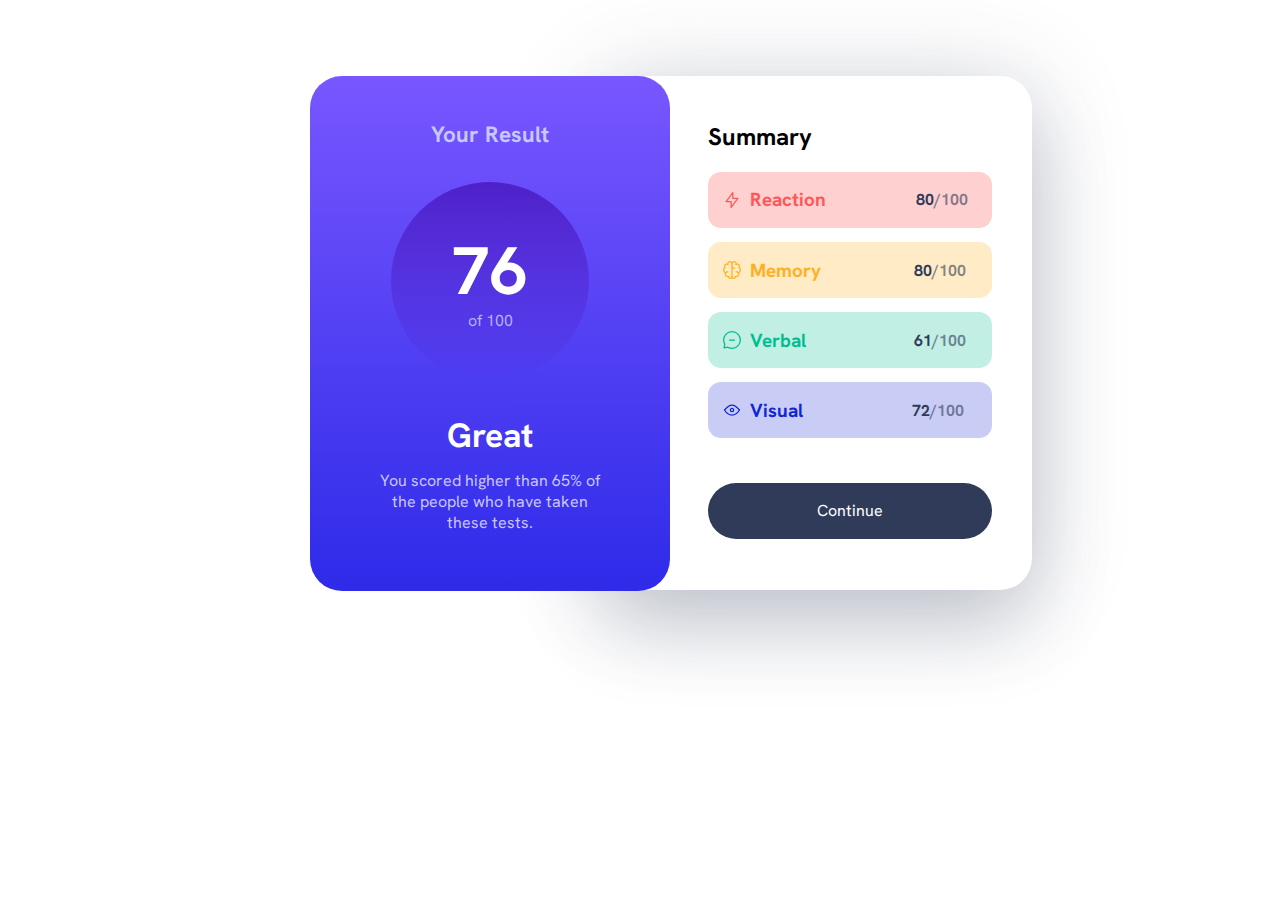
<file: index.html>
<!DOCTYPE html>
<html lang="en">
<head>
    <meta charset="UTF-8">
    <meta name="viewport" content="width=device-width, initial-scale=1.0">
    <title>Results summary</title>
    <link rel="shortcut icon" href="favicon.png" type="image/x-icon">
    <link rel="stylesheet" href="style.css">
    <link rel="preconnect" href="https://fonts.googleapis.com">
<link rel="preconnect" href="https://fonts.gstatic.com" crossorigin>
<link href="https://fonts.googleapis.com/css2?family=Hanken+Grotesk:ital,wght@0,100..900;1,100..900&family=Outfit:wght@100..900&display=swap" rel="stylesheet">
</head>
<body>
    <div class="general">
        <div class="all">
            <div class="blue-cntnt">
                <p>Your Result</p>
                <div class="ball">
                    <h1 style="color: white;">76</h1>
                    <p style="color: hsla(241, 100%, 89%, 0.859)">of 100</p>
                </div>
                <div class="bottomtxt">
                    <p id="great">Great</p>
                    <div id="pzin"><p>You scored higher than 65% of the people who have taken these tests.</p></div>
                </div>
            </div>

            <div class="white">
                <div class="white-cntnt">
                    <h2>Summary</h2>
                        <div class="score">
                            <div class="red">
                                <div class="icon">
                                    <svg xmlns="http://www.w3.org/2000/svg" width="20" height="20" fill="none" viewBox="0 0 20 20"><path stroke="#F55" stroke-linecap="round" stroke-linejoin="round" stroke-width="1.25" d="M10.833 8.333V2.5l-6.666 9.167h5V17.5l6.666-9.167h-5Z"/></svg>
                                </div>
                                <p>Reaction</p>
                                <div class="nmbrs">
                                    <div class="r">80</div><div class="barra">/100</div>
                                </div>
                            </div>

                            <div class="yellow">
                                <div class="icon">
                                    <svg xmlns="http://www.w3.org/2000/svg" width="20" height="20" fill="none" viewBox="0 0 20 20"><path stroke="#FFB21E" stroke-linecap="round" stroke-linejoin="round" stroke-width="1.25" d="M5.833 11.667a2.5 2.5 0 1 0 .834 4.858"/><path stroke="#FFB21E" stroke-linecap="round" stroke-linejoin="round" stroke-width="1.25" d="M3.553 13.004a3.333 3.333 0 0 1-.728-5.53m.025-.067a2.083 2.083 0 0 1 2.983-2.824m.199.054A2.083 2.083 0 1 1 10 3.75v12.917a1.667 1.667 0 0 1-3.333 0M10 5.833a2.5 2.5 0 0 0 2.5 2.5m1.667 3.334a2.5 2.5 0 1 1-.834 4.858"/><path stroke="#FFB21E" stroke-linecap="round" stroke-linejoin="round" stroke-width="1.25" d="M16.447 13.004a3.334 3.334 0 0 0 .728-5.53m-.025-.067a2.083 2.083 0 0 0-2.983-2.824M10 3.75a2.085 2.085 0 0 1 2.538-2.033 2.084 2.084 0 0 1 1.43 2.92m-.635 12.03a1.667 1.667 0 0 1-3.333 0"/></svg>
                                </div>
                                <p>Memory</p>
                                <div class="nmbrs">
                                    <div class="r">80</div><div class="barra">/100</div>
                                </div>
                            </div>

                            <div class="green">
                                <div class="icon">
                                    <svg xmlns="http://www.w3.org/2000/svg" width="20" height="20" fill="none" viewBox="0 0 20 20"><path stroke="#00BB8F" stroke-linecap="round" stroke-linejoin="round" stroke-width="1.25" d="M7.5 10h5M10 18.333A8.333 8.333 0 1 0 1.667 10c0 1.518.406 2.942 1.115 4.167l-.699 3.75 3.75-.699A8.295 8.295 0 0 0 10 18.333Z"/></svg>
                                </div>
                                <p>Verbal</p>
                                <div class="nmbrs">
                                    <div class="r">61</div><div class="barra">/100</div>
                                </div>
                            </div>

                            <div class="blue">
                                <div class="icon">
                                    <svg xmlns="http://www.w3.org/2000/svg" width="20" height="20" fill="none" viewBox="0 0 20 20"><path stroke="#1125D6" stroke-linecap="round" stroke-linejoin="round" stroke-width="1.25" d="M10 11.667a1.667 1.667 0 1 0 0-3.334 1.667 1.667 0 0 0 0 3.334Z"/><path stroke="#1125D6" stroke-linecap="round" stroke-linejoin="round" stroke-width="1.25" d="M17.5 10c-1.574 2.492-4.402 5-7.5 5s-5.926-2.508-7.5-5C4.416 7.632 6.66 5 10 5s5.584 2.632 7.5 5Z"/></svg>
                                </div>
                                <p>Visual</p>
                                <div class="nmbrs">
                                    <div class="r">72</div><div class="barra">/100</div>
                                </div>
                            </div>
                        </div>
                    <div class="continue">Continue</div>
                </div>
                
            </div>
        </div>
    </div>
</body>

</html>
</file>
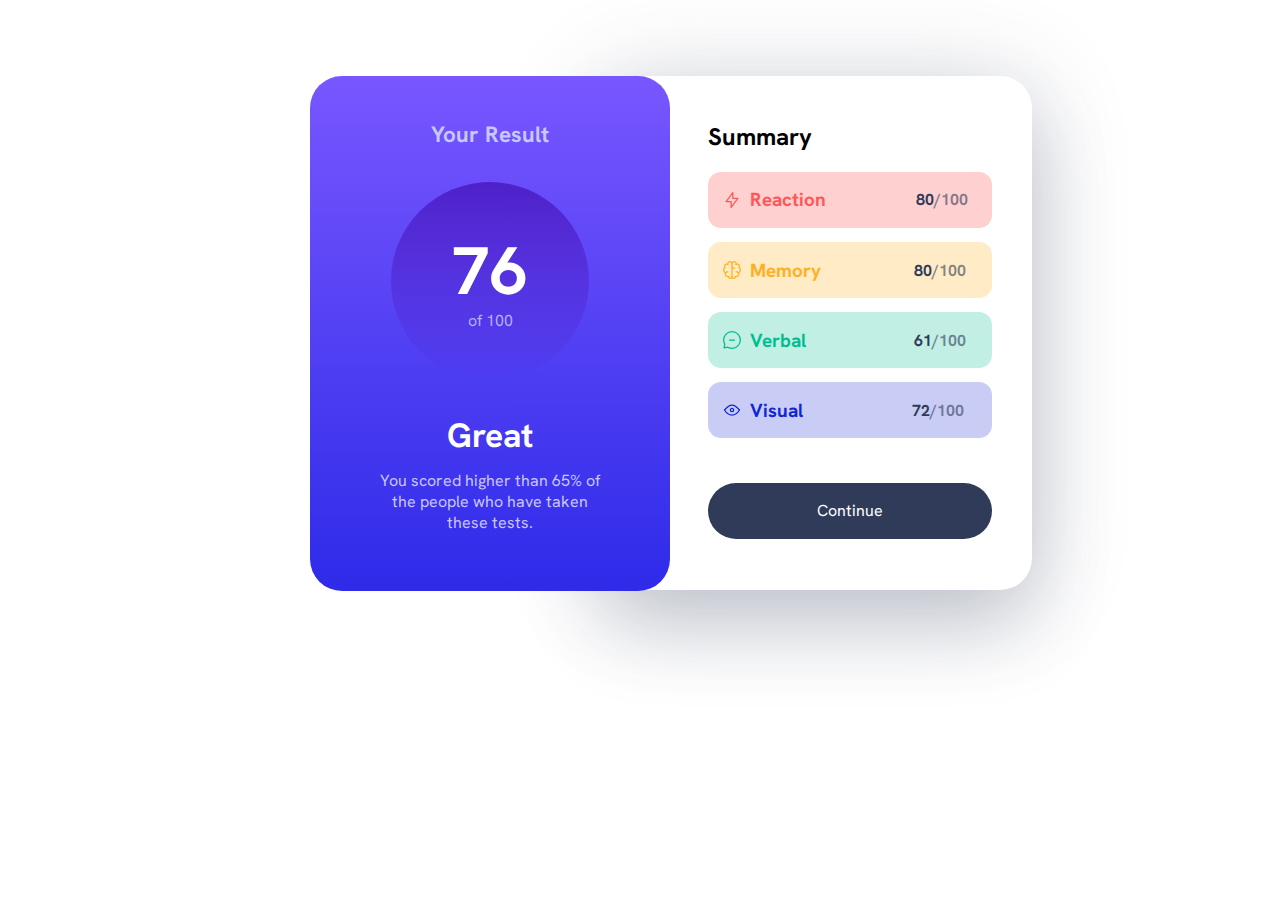
<file: Results summary.html>
<!DOCTYPE html>
<html lang="en">
<head>
    <meta charset="UTF-8">
    <meta name="viewport" content="width=device-width, initial-scale=1.0">
    <title>Results summary</title>
    <link rel="stylesheet" href="Results summary.css">
    <link rel="preconnect" href="https://fonts.googleapis.com">
<link rel="preconnect" href="https://fonts.gstatic.com" crossorigin>
<link href="https://fonts.googleapis.com/css2?family=Hanken+Grotesk:ital,wght@0,100..900;1,100..900&family=Outfit:wght@100..900&display=swap" rel="stylesheet">
</head>
<body>
    <div class="general">
        <div class="all">
            <div class="blue-cntnt">
                <p>Your Result</p>
                <div class="ball">
                    <h1 style="color: white;">76</h1>
                    <p style="color: hsla(241, 100%, 89%, 0.859)">of 100</p>
                </div>
                <div class="bottomtxt">
                    <p id="great">Great</p>
                    <div id="pzin"><p>You scored higher than 65% of the people who have taken these tests.</p></div>
                </div>
            </div>

            <div class="white">
                <div class="white-cntnt">
                    <h2>Summary</h2>
                        <div class="score">
                            <div class="red">
                                <div class="icon">
                                    <svg xmlns="http://www.w3.org/2000/svg" width="20" height="20" fill="none" viewBox="0 0 20 20"><path stroke="#F55" stroke-linecap="round" stroke-linejoin="round" stroke-width="1.25" d="M10.833 8.333V2.5l-6.666 9.167h5V17.5l6.666-9.167h-5Z"/></svg>
                                </div>
                                <p>Reaction</p>
                                <div class="nmbrs">
                                    <div class="r">80</div><div class="barra">/100</div>
                                </div>
                            </div>

                            <div class="yellow">
                                <div class="icon">
                                    <svg xmlns="http://www.w3.org/2000/svg" width="20" height="20" fill="none" viewBox="0 0 20 20"><path stroke="#FFB21E" stroke-linecap="round" stroke-linejoin="round" stroke-width="1.25" d="M5.833 11.667a2.5 2.5 0 1 0 .834 4.858"/><path stroke="#FFB21E" stroke-linecap="round" stroke-linejoin="round" stroke-width="1.25" d="M3.553 13.004a3.333 3.333 0 0 1-.728-5.53m.025-.067a2.083 2.083 0 0 1 2.983-2.824m.199.054A2.083 2.083 0 1 1 10 3.75v12.917a1.667 1.667 0 0 1-3.333 0M10 5.833a2.5 2.5 0 0 0 2.5 2.5m1.667 3.334a2.5 2.5 0 1 1-.834 4.858"/><path stroke="#FFB21E" stroke-linecap="round" stroke-linejoin="round" stroke-width="1.25" d="M16.447 13.004a3.334 3.334 0 0 0 .728-5.53m-.025-.067a2.083 2.083 0 0 0-2.983-2.824M10 3.75a2.085 2.085 0 0 1 2.538-2.033 2.084 2.084 0 0 1 1.43 2.92m-.635 12.03a1.667 1.667 0 0 1-3.333 0"/></svg>
                                </div>
                                <p>Memory</p>
                                <div class="nmbrs">
                                    <div class="r">80</div><div class="barra">/100</div>
                                </div>
                            </div>

                            <div class="green">
                                <div class="icon">
                                    <svg xmlns="http://www.w3.org/2000/svg" width="20" height="20" fill="none" viewBox="0 0 20 20"><path stroke="#00BB8F" stroke-linecap="round" stroke-linejoin="round" stroke-width="1.25" d="M7.5 10h5M10 18.333A8.333 8.333 0 1 0 1.667 10c0 1.518.406 2.942 1.115 4.167l-.699 3.75 3.75-.699A8.295 8.295 0 0 0 10 18.333Z"/></svg>
                                </div>
                                <p>Verbal</p>
                                <div class="nmbrs">
                                    <div class="r">61</div><div class="barra">/100</div>
                                </div>
                            </div>

                            <div class="blue">
                                <div class="icon">
                                    <svg xmlns="http://www.w3.org/2000/svg" width="20" height="20" fill="none" viewBox="0 0 20 20"><path stroke="#1125D6" stroke-linecap="round" stroke-linejoin="round" stroke-width="1.25" d="M10 11.667a1.667 1.667 0 1 0 0-3.334 1.667 1.667 0 0 0 0 3.334Z"/><path stroke="#1125D6" stroke-linecap="round" stroke-linejoin="round" stroke-width="1.25" d="M17.5 10c-1.574 2.492-4.402 5-7.5 5s-5.926-2.508-7.5-5C4.416 7.632 6.66 5 10 5s5.584 2.632 7.5 5Z"/></svg>
                                </div>
                                <p>Visual</p>
                                <div class="nmbrs">
                                    <div class="r">72</div><div class="barra">/100</div>
                                </div>
                            </div>
                        </div>
                    <div class="continue">Continue</div>
                </div>
                
            </div>
        </div>
    </div>
</body>
</html>
</file>
<file: style.css>
.general {
    display: flex;
    justify-content: center;
    align-items: center;
    height: 650px;
    font-family: "Hanken Grotesk", serif;
}
.all{
    display: flex;
    justify-content: center;
    align-items: center;
    margin-right: 300px;
}
.blue-cntnt{
    height: 515px;
    width: 360px;
    border-radius: 32px;
    background-image: linear-gradient(hsl(252, 100%, 67%), hsl(241, 81%, 54%));
    display: flex;
    justify-content: center;
    align-items: center;
    flex-direction: column;
}
.blue-cntnt > p{
    color: hsl(241, 100%, 89%);
    font-size: 1.4em;
    font-weight: bold;
}
.ball{
    background-image: linear-gradient(hsla(256, 72%, 46%, 1), hsla(241, 72%, 46%, 0));
    height: 198px;
    width: 198px;
    border-radius: 50%;
    display: flex;
    align-items: center;
    flex-direction: column;
    margin-top: 10px;
}
.ball > h1{
    margin-bottom: -20px;
    font-size: 4.2em;
}
.bottomtxt{
    display: flex;
    align-items: center;
    flex-direction: column;
    text-align: center;
}
.bottomtxt #great{
    color: white;
    font-size: 2.1em;
    font-weight: bold;
    margin-bottom: -3px;
}
.bottomtxt #pzin{
    color: hsl(241, 100%, 89%);
    width: 230px;
    margin-bottom: 19px;
}
.white{
    background-color: rgb(255, 255, 255);
    border-radius: 32px;
    width: 434px;
    height: 514px;
    box-shadow: 0 40px 80px 0 hsl(224, 30%, 27%, 0.2), 0 6px 100px 0 hsl(224, 30%, 27%, 0.188);
    position: absolute;
    z-index: -1;
    margin-left: 650px;
}
.white-cntnt{
    display: flex;
    flex-direction: column;
    justify-content: space-between;
    margin-top: 25px;
    margin-left: 110px;
    margin-right: 40px;
    margin-bottom: 40px;
}
.white-cntnt .h2{
    color: hsl(224, 30%, 27%);
}

.score{
    display: flex;
    align-items: center;
    flex-direction: column;
    width: 100%;
}
.red{
    display: flex;
    align-items: center;
    background-color: hsla(0, 100%, 67%, 0.278);
    margin-bottom: 5%;
    width: 100%;
    height: 56px;
    border-radius: 13px;
}
.icon{
    padding: 8px;
    margin-top: 5px;
    margin-left: 6px;
}
.red > p{
    color: hsl(0, 100%, 67%);
    font-weight: bold;
    font-size: 1.18em;
}
.red .nmbrs{
    display: flex;
    align-items: center;
    margin-left: 90px;
    font-weight: bold;
}
.r{
    color: hsl(224, 30%, 27%);
}
.barra{
    color: hsla(224, 30%, 27%, 0.592);
}

.yellow{
    display: flex;
    align-items: center;
    background-color: hsla(39, 100%, 56%, 0.26);
    margin-bottom: 5%;
    width: 100%;
    height: 56px;
    border-radius: 13px;
}
.yellow > p{
    color: hsl(39, 100%, 56%);
    font-weight: bold;
    font-size: 1.18em;
}
.yellow .nmbrs{
    display: flex;
    align-items: center;
    margin-left: 93px;
    font-weight: bold;
}

.green{
    display: flex;
    align-items: center;
    background-color: hsla(166, 100%, 37%, 0.244);
    margin-bottom: 5%;
    width: 100%;
    height: 56px;
    border-radius: 13px;
}
.green > p{
    color: hsl(166, 100%, 37%);
    font-weight: bold;
    font-size: 1.18em;
}
.green .nmbrs{
    display: flex;
    align-items: center;
    margin-left: 108px;
    font-weight: bold;
}

.blue{
    display: flex;
    align-items: center;
    background-color: hsla(234, 85%, 45%, 0.227);
    margin-bottom: 5%;
    width: 100%;
    height: 56px;
    border-radius: 13px;
}
.blue > p{
    color: hsl(234, 85%, 45%);
    font-weight: bold;
    font-size: 1.18em;
}
.blue .nmbrs{
    display: flex;
    align-items: center;
    margin-left: 109px;
    font-weight: bold;
}


.continue{
    display: flex;
    justify-content: center;
    align-items: center;
    margin-top: 30px;
    background-color: hsl(224, 30%, 27%);
    color: white;
    border-radius: 100px;
    width: 100%;
    height: 56px;
}

.continue:hover{
    cursor: pointer;
    background-image: linear-gradient(hsl(252, 100%, 67%), hsl(241, 81%, 54%));
}
</file>
<file: Results summary.css>
.general {
    display: flex;
    justify-content: center;
    align-items: center;
    height: 650px;
    font-family: "Hanken Grotesk", serif;
}
.all{
    display: flex;
    justify-content: center;
    align-items: center;
    margin-right: 300px;
}
.blue-cntnt{
    height: 515px;
    width: 360px;
    border-radius: 32px;
    background-image: linear-gradient(hsl(252, 100%, 67%), hsl(241, 81%, 54%));
    display: flex;
    justify-content: center;
    align-items: center;
    flex-direction: column;
}
.blue-cntnt > p{
    color: hsl(241, 100%, 89%);
    font-size: 1.4em;
    font-weight: bold;
}
.ball{
    background-image: linear-gradient(hsla(256, 72%, 46%, 1), hsla(241, 72%, 46%, 0));
    height: 198px;
    width: 198px;
    border-radius: 50%;
    display: flex;
    align-items: center;
    flex-direction: column;
    margin-top: 10px;
}
.ball > h1{
    margin-bottom: -20px;
    font-size: 4.2em;
}
.bottomtxt{
    display: flex;
    align-items: center;
    flex-direction: column;
    text-align: center;
}
.bottomtxt #great{
    color: white;
    font-size: 2.1em;
    font-weight: bold;
    margin-bottom: -3px;
}
.bottomtxt #pzin{
    color: hsl(241, 100%, 89%);
    width: 230px;
    margin-bottom: 19px;
}
.white{
    background-color: rgb(255, 255, 255);
    border-radius: 32px;
    width: 434px;
    height: 514px;
    box-shadow: 0 40px 80px 0 hsl(224, 30%, 27%, 0.2), 0 6px 100px 0 hsl(224, 30%, 27%, 0.188);
    position: absolute;
    z-index: -1;
    margin-left: 650px;
}
.white-cntnt{
    display: flex;
    flex-direction: column;
    justify-content: space-between;
    margin-top: 25px;
    margin-left: 110px;
    margin-right: 40px;
    margin-bottom: 40px;
}
.white-cntnt .h2{
    color: hsl(224, 30%, 27%);
}

.score{
    display: flex;
    align-items: center;
    flex-direction: column;
    width: 100%;
}
.red{
    display: flex;
    align-items: center;
    background-color: hsla(0, 100%, 67%, 0.278);
    margin-bottom: 5%;
    width: 100%;
    height: 56px;
    border-radius: 13px;
}
.icon{
    padding: 8px;
    margin-top: 5px;
    margin-left: 6px;
}
.red > p{
    color: hsl(0, 100%, 67%);
    font-weight: bold;
    font-size: 1.18em;
}
.red .nmbrs{
    display: flex;
    align-items: center;
    margin-left: 90px;
    font-weight: bold;
}
.r{
    color: hsl(224, 30%, 27%);
}
.barra{
    color: hsla(224, 30%, 27%, 0.592);
}

.yellow{
    display: flex;
    align-items: center;
    background-color: hsla(39, 100%, 56%, 0.26);
    margin-bottom: 5%;
    width: 100%;
    height: 56px;
    border-radius: 13px;
}
.yellow > p{
    color: hsl(39, 100%, 56%);
    font-weight: bold;
    font-size: 1.18em;
}
.yellow .nmbrs{
    display: flex;
    align-items: center;
    margin-left: 93px;
    font-weight: bold;
}

.green{
    display: flex;
    align-items: center;
    background-color: hsla(166, 100%, 37%, 0.244);
    margin-bottom: 5%;
    width: 100%;
    height: 56px;
    border-radius: 13px;
}
.green > p{
    color: hsl(166, 100%, 37%);
    font-weight: bold;
    font-size: 1.18em;
}
.green .nmbrs{
    display: flex;
    align-items: center;
    margin-left: 108px;
    font-weight: bold;
}

.blue{
    display: flex;
    align-items: center;
    background-color: hsla(234, 85%, 45%, 0.227);
    margin-bottom: 5%;
    width: 100%;
    height: 56px;
    border-radius: 13px;
}
.blue > p{
    color: hsl(234, 85%, 45%);
    font-weight: bold;
    font-size: 1.18em;
}
.blue .nmbrs{
    display: flex;
    align-items: center;
    margin-left: 109px;
    font-weight: bold;
}


.continue{
    display: flex;
    justify-content: center;
    align-items: center;
    margin-top: 30px;
    background-color: hsl(224, 30%, 27%);
    color: white;
    border-radius: 100px;
    width: 100%;
    height: 56px;
}

.continue:hover{
    cursor: pointer;
    background-image: linear-gradient(hsl(252, 100%, 67%), hsl(241, 81%, 54%));
}
</file>
